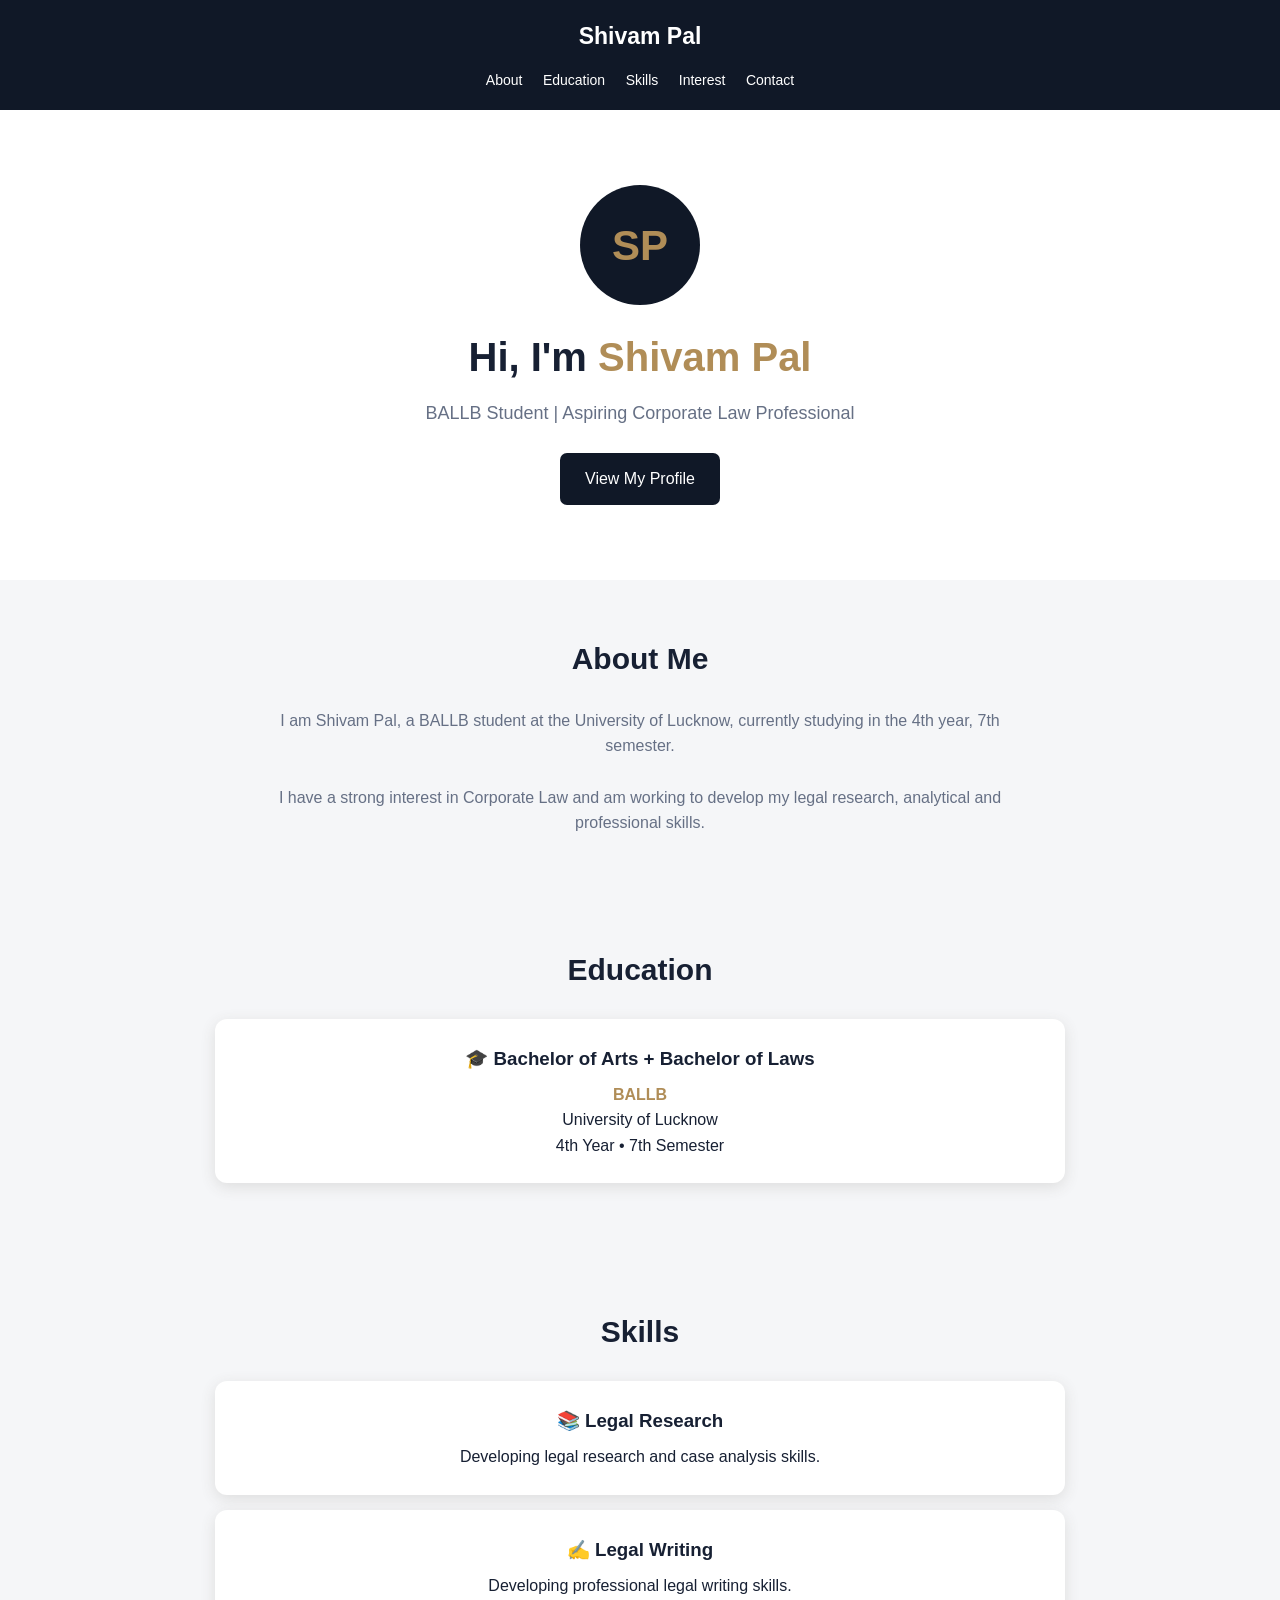
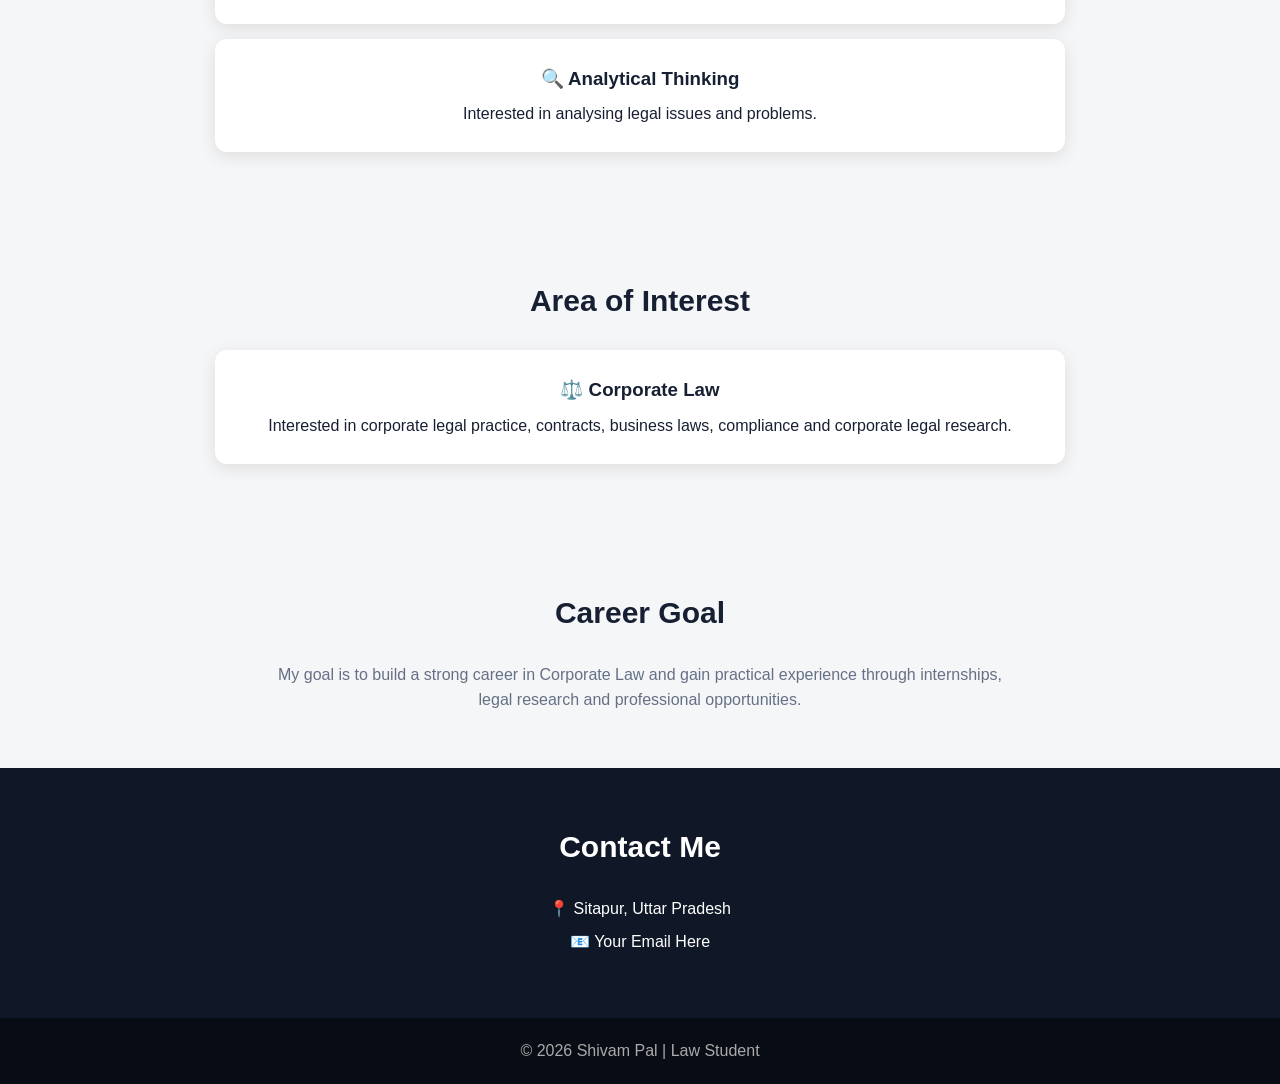
<file: Index.html>
<!DOCTYPE html>
<html lang="en">
<head>
<meta charset="UTF-8">
<meta name="viewport" content="width=device-width, initial-scale=1.0">

<title>Shivam Pal | Law Student</title>

<style>
* {
    margin: 0;
    padding: 0;
    box-sizing: border-box;
    scroll-behavior: smooth;
}

body {
    font-family: Arial, sans-serif;
    background: #f5f6f8;
    color: #172033;
    line-height: 1.6;
}

header {
    background: #101827;
    color: white;
    padding: 18px 25px;
    text-align: center;
    position: sticky;
    top: 0;
}

.logo {
    font-size: 23px;
    font-weight: bold;
}

nav {
    margin-top: 12px;
}

nav a {
    color: white;
    text-decoration: none;
    margin: 0 8px;
    font-size: 14px;
}

.hero {
    background: white;
    padding: 75px 20px;
    text-align: center;
}

.profile {
    width: 120px;
    height: 120px;
    margin: auto;
    border-radius: 50%;
    background: #101827;
    color: #b08d57;
    display: flex;
    align-items: center;
    justify-content: center;
    font-size: 42px;
    font-weight: bold;
}

.hero h1 {
    font-size: 40px;
    margin-top: 20px;
}

.hero h1 span {
    color: #b08d57;
}

.hero p {
    margin-top: 10px;
    color: #667085;
    font-size: 18px;
}

.btn {
    display: inline-block;
    margin-top: 25px;
    padding: 13px 25px;
    background: #101827;
    color: white;
    text-decoration: none;
    border-radius: 7px;
}

.section {
    padding: 55px 20px;
    text-align: center;
}

.section h2 {
    font-size: 30px;
    margin-bottom: 25px;
}

.about {
    max-width: 750px;
    margin: auto;
    color: #667085;
}

.cards {
    max-width: 850px;
    margin: auto;
}

.card {
    background: white;
    padding: 25px;
    margin: 15px auto;
    border-radius: 12px;
    box-shadow: 0 4px 15px #ddd;
}

.card h3 {
    margin-bottom: 8px;
}

.highlight {
    color: #b08d57;
    font-weight: bold;
}

.contact {
    background: #101827;
    color: white;
}

.contact p {
    margin: 8px;
}

footer {
    background: #080c14;
    color: #aaa;
    text-align: center;
    padding: 20px;
}

@media (max-width: 600px) {
    .hero h1 {
        font-size: 32px;
    }
}
</style>
</head>

<body>

<header>
    <div class="logo">Shivam Pal</div>

    <nav>
        <a href="#about">About</a>
        <a href="#education">Education</a>
        <a href="#skills">Skills</a>
        <a href="#interest">Interest</a>
        <a href="#contact">Contact</a>
    </nav>
</header>


<section class="hero">

    <div class="profile">SP</div>

    <h1>
        Hi, I'm <span>Shivam Pal</span>
    </h1>

    <p>
        BALLB Student | Aspiring Corporate Law Professional
    </p>

    <a href="#about" class="btn">
        View My Profile
    </a>

</section>


<section class="section" id="about">

    <h2>About Me</h2>

    <div class="about">
        <p>
            I am Shivam Pal, a BALLB student at the
            University of Lucknow, currently studying in
            the 4th year, 7th semester.
        </p>

        <br>

        <p>
            I have a strong interest in Corporate Law and
            am working to develop my legal research,
            analytical and professional skills.
        </p>
    </div>

</section>


<section class="section" id="education">

    <h2>Education</h2>

    <div class="cards">

        <div class="card">

            <h3>🎓 Bachelor of Arts + Bachelor of Laws</h3>

            <p>
                <span class="highlight">BALLB</span>
            </p>

            <p>University of Lucknow</p>

            <p>4th Year • 7th Semester</p>

        </div>

    </div>

</section>


<section class="section" id="skills">

    <h2>Skills</h2>

    <div class="cards">

        <div class="card">
            <h3>📚 Legal Research</h3>
            <p>Developing legal research and case analysis skills.</p>
        </div>

        <div class="card">
            <h3>✍️ Legal Writing</h3>
            <p>Developing professional legal writing skills.</p>
        </div>

        <div class="card">
            <h3>🔍 Analytical Thinking</h3>
            <p>Interested in analysing legal issues and problems.</p>
        </div>

    </div>

</section>


<section class="section" id="interest">

    <h2>Area of Interest</h2>

    <div class="cards">

        <div class="card">

            <h3>⚖️ Corporate Law</h3>

            <p>
                Interested in corporate legal practice,
                contracts, business laws, compliance and
                corporate legal research.
            </p>

        </div>

    </div>

</section>


<section class="section">

    <h2>Career Goal</h2>

    <div class="about">

        <p>
            My goal is to build a strong career in
            Corporate Law and gain practical experience
            through internships, legal research and
            professional opportunities.
        </p>

    </div>

</section>


<section class="section contact" id="contact">

    <h2>Contact Me</h2>

    <p>📍 Sitapur, Uttar Pradesh</p>

    <p>📧 Your Email Here</p>

</section>


<footer>
    © 2026 Shivam Pal | Law Student
</footer>

</body>
</html>
</file>
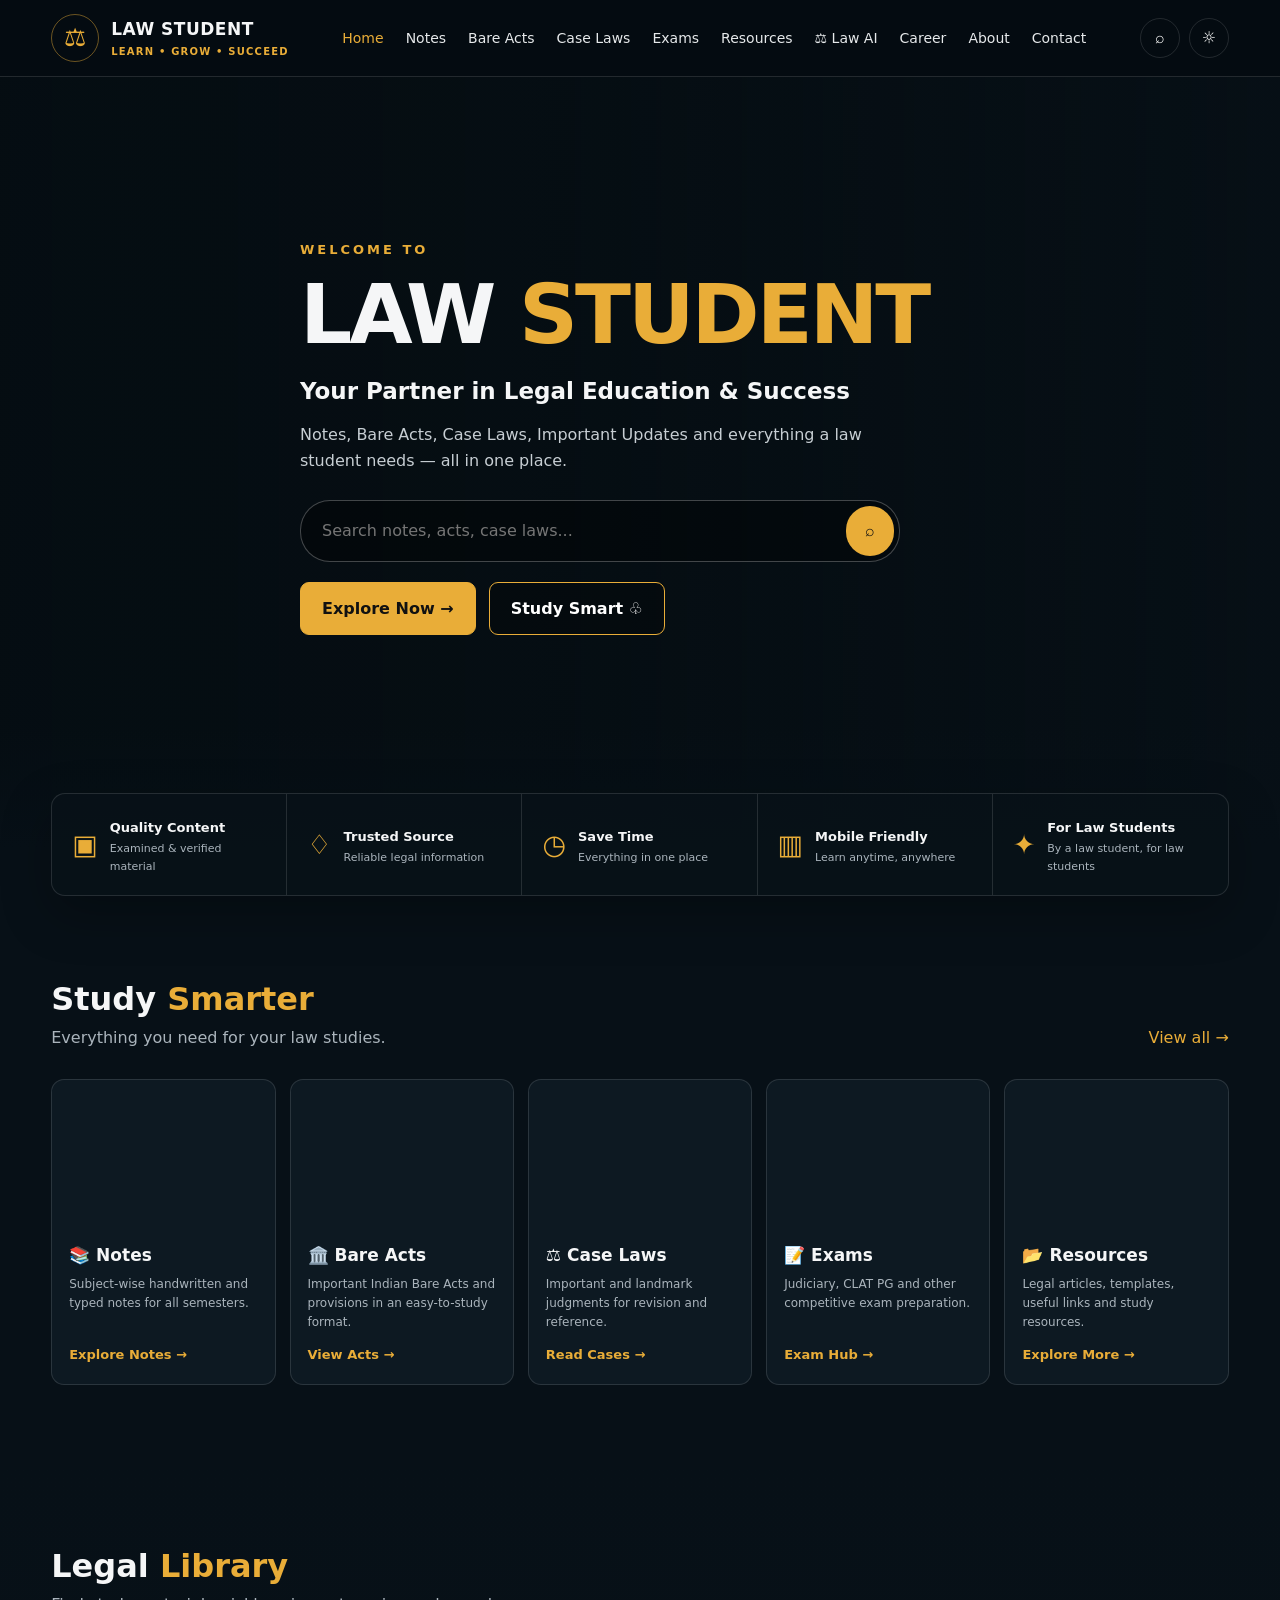
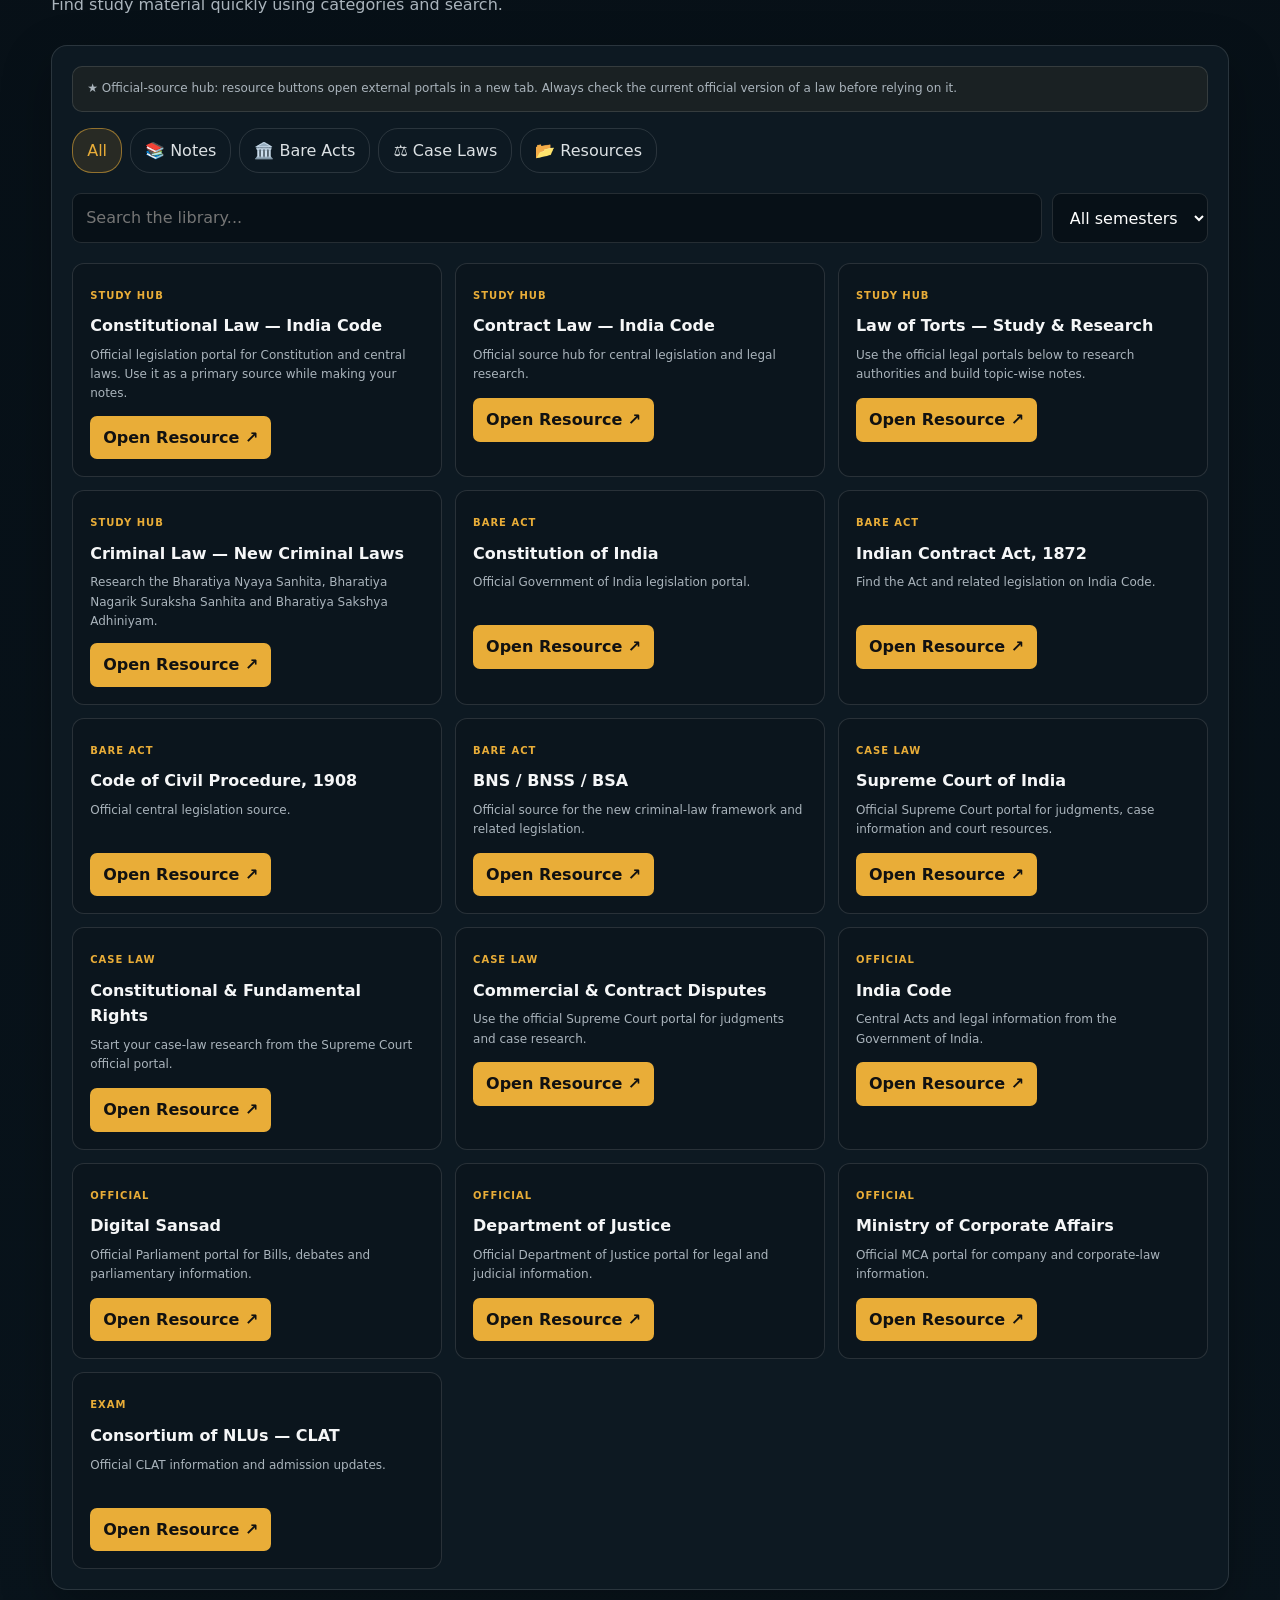
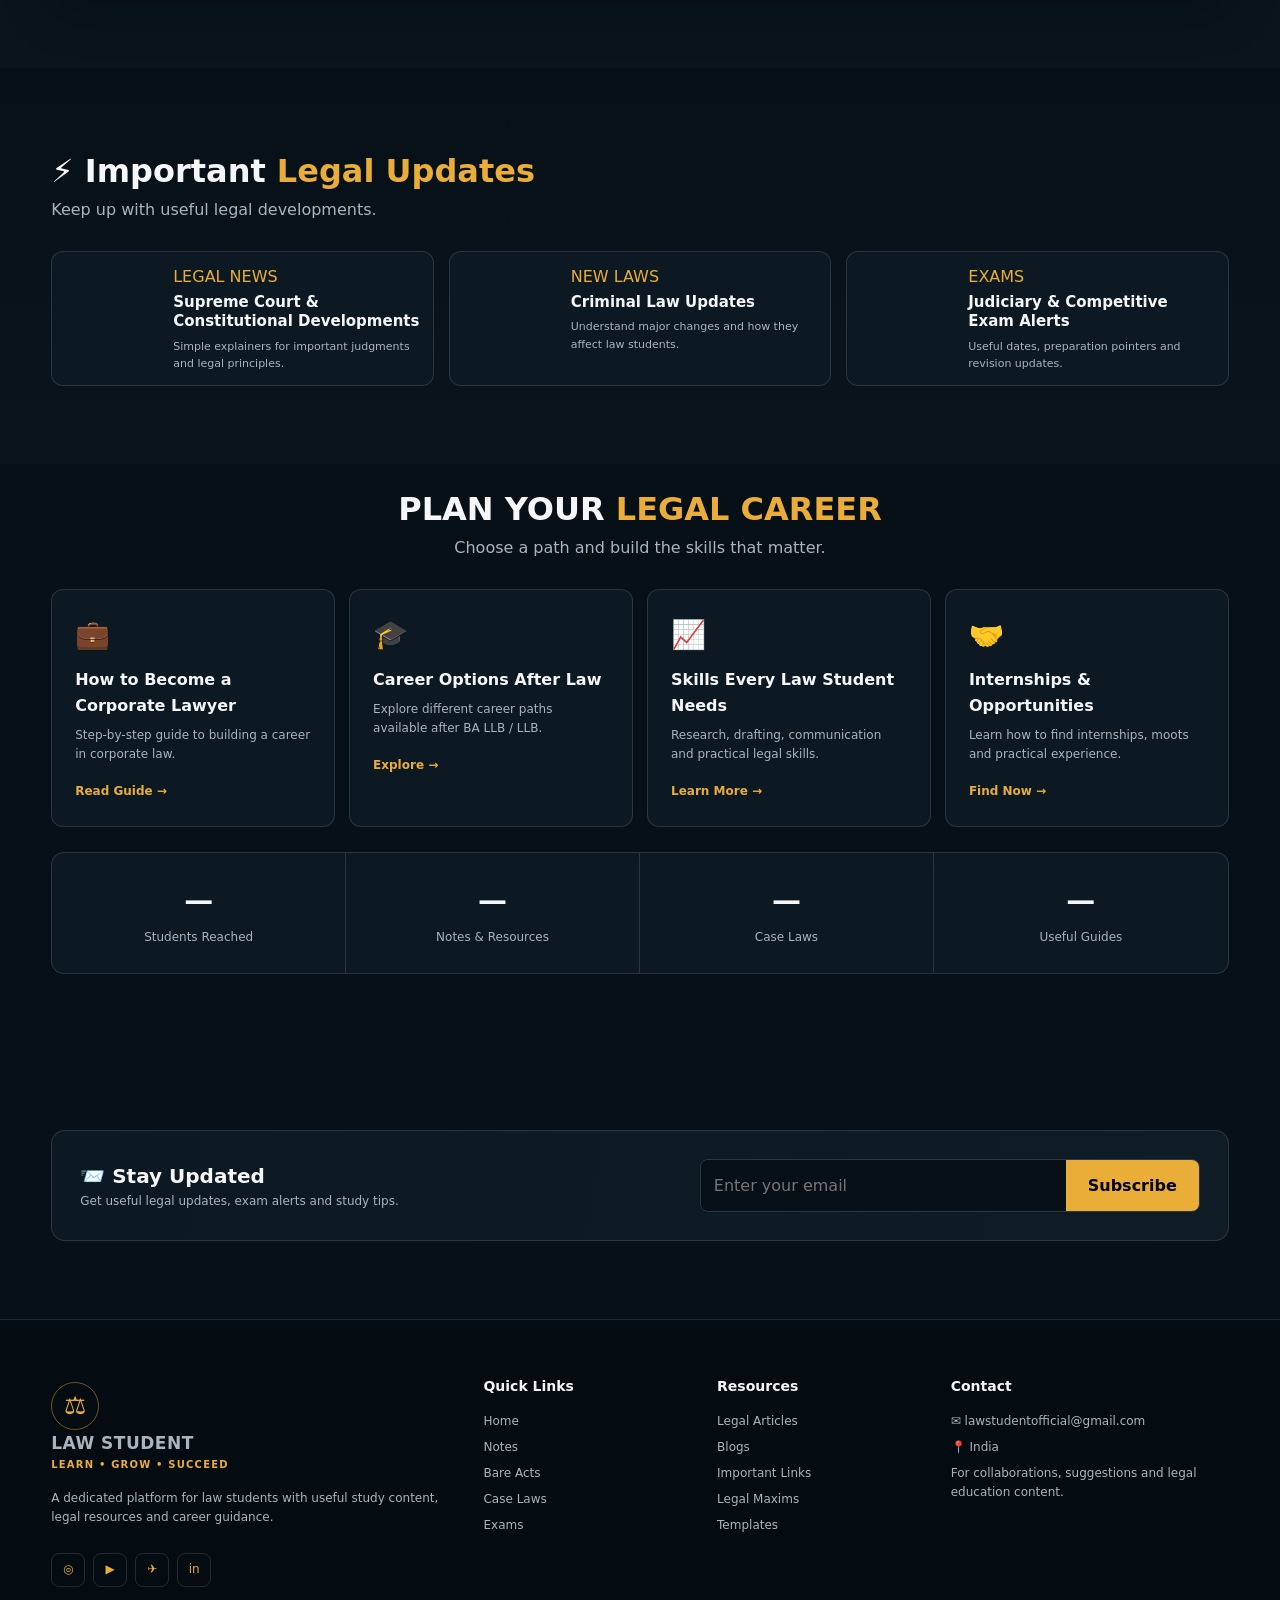
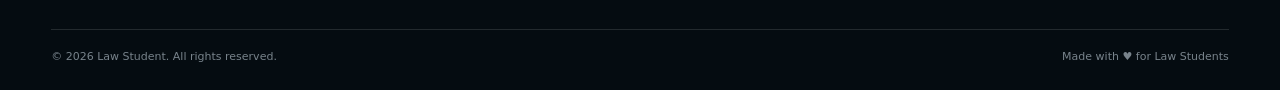
<file: index.html>
<!DOCTYPE html>
<html lang="en">
<head>
<meta charset="UTF-8">
<meta name="viewport" content="width=device-width, initial-scale=1.0">
<meta name="description" content="Law Student — Notes, Bare Acts, Case Laws, Exams, Resources and Career Guidance.">
<title>Law Student | Learn • Grow • Succeed</title>
<style>
:root{--bg:#071017;--bg2:#0b151d;--card:#0d1922;--card2:#101f29;--gold:#e9ad38;--gold2:#ffc85a;--text:#f5f6f7;--muted:#aab4bc;--line:rgba(255,255,255,.12);--shadow:0 18px 50px rgba(0,0,0,.28)}
*{box-sizing:border-box;margin:0;padding:0}html{scroll-behavior:smooth}body{font-family:Inter,system-ui,-apple-system,Segoe UI,Roboto,Arial,sans-serif;background:var(--bg);color:var(--text);line-height:1.6}a{text-decoration:none;color:inherit}button,input,select{font:inherit}.container{width:min(1180px,92%);margin:auto}
header{position:sticky;top:0;z-index:100;background:rgba(5,12,17,.9);backdrop-filter:blur(16px);border-bottom:1px solid var(--line)}.nav{height:76px;display:flex;align-items:center;justify-content:space-between;gap:20px}.brand{display:flex;align-items:center;gap:12px;min-width:max-content}.logo{width:48px;height:48px;border:1px solid rgba(233,173,56,.45);border-radius:50%;display:grid;place-items:center;color:var(--gold);font-size:25px}.brand strong{display:block;font-size:17px;letter-spacing:.5px}.brand small{display:block;color:var(--gold);font-size:10px;font-weight:800;letter-spacing:1.2px}.navlinks{display:flex;align-items:center;gap:22px;font-size:14px}.navlinks a{color:#e6e9eb;transition:.2s}.navlinks a:hover,.navlinks a.active{color:var(--gold)}.actions{display:flex;gap:9px;align-items:center}.iconbtn,.menu{width:40px;height:40px;border:1px solid var(--line);border-radius:50%;background:transparent;color:#fff;cursor:pointer}.menu{display:none;border-radius:10px;font-size:22px}
.hero{position:relative;min-height:620px;display:flex;align-items:center;overflow:hidden;background:linear-gradient(90deg,rgba(5,13,18,.98) 0%,rgba(5,13,18,.88) 42%,rgba(5,13,18,.3) 100%),url("https://images.unsplash.com/photo-1589829545856-d10d557cf95f?auto=format&fit=crop&w=1800&q=85") center/cover}.hero:after{content:"";position:absolute;inset:auto 0 0;height:120px;background:linear-gradient(transparent,var(--bg))}.hero-content{position:relative;z-index:2;padding:85px 0 125px;max-width:680px}.kicker{color:var(--gold);font-weight:800;letter-spacing:3px;font-size:13px;margin-bottom:14px}h1{font-size:clamp(48px,7vw,82px);line-height:.98;letter-spacing:-3px;margin-bottom:18px}.gold{color:var(--gold)}.hero h2{font-size:23px;margin-bottom:12px}.hero p{color:#c7ced3;max-width:600px;font-size:16px}.search{display:flex;max-width:600px;margin:27px 0 20px;border:1px solid rgba(255,255,255,.25);background:rgba(0,0,0,.34);border-radius:30px;padding:5px}.search input{flex:1;background:transparent;border:0;outline:0;color:#fff;padding:12px 16px}.search button{border:0;border-radius:25px;background:var(--gold);color:#111;width:48px;cursor:pointer}.ctas{display:flex;gap:13px;flex-wrap:wrap}.btn{display:inline-flex;align-items:center;justify-content:center;gap:9px;padding:13px 21px;border-radius:9px;font-weight:800;border:1px solid var(--gold);transition:.2s;cursor:pointer}.btn.primary{background:var(--gold);color:#111}.btn.primary:hover{background:var(--gold2);transform:translateY(-2px)}.btn.outline{background:rgba(0,0,0,.25);color:#fff}.btn.outline:hover{background:rgba(233,173,56,.12)}
.trust{position:relative;z-index:5;margin-top:-55px}.trust-grid{display:grid;grid-template-columns:repeat(5,1fr);border:1px solid var(--line);border-radius:14px;background:rgba(8,17,24,.94);box-shadow:var(--shadow);overflow:hidden}.trust-item{padding:20px;display:flex;gap:12px;align-items:center;border-right:1px solid var(--line)}.trust-item:last-child{border:0}.trust-icon{font-size:27px;color:var(--gold)}.trust-item b{font-size:13px}.trust-item span{display:block;color:var(--muted);font-size:11px}
section{padding:78px 0}.section-head{display:flex;justify-content:space-between;align-items:end;gap:20px;margin-bottom:28px}.section-head h2{font-size:32px}.section-head p{color:var(--muted)}.cards{display:grid;grid-template-columns:repeat(5,1fr);gap:14px}.card{background:var(--card);border:1px solid var(--line);border-radius:13px;overflow:hidden;transition:.25s}.card:hover{transform:translateY(-5px);border-color:rgba(233,173,56,.55);box-shadow:var(--shadow)}.card-img{height:145px;background-size:cover;background-position:center}.card-body{padding:17px}.card h3{font-size:17px;margin-bottom:6px}.card p{color:var(--muted);font-size:12px;min-height:58px}.card a{display:inline-block;margin-top:12px;color:var(--gold);font-size:13px;font-weight:800}
.library{background:linear-gradient(180deg,var(--bg),#09141c)}.library-box{border:1px solid var(--line);background:var(--card);border-radius:16px;padding:20px;box-shadow:var(--shadow)}.library-tools{display:flex;gap:10px;flex-wrap:wrap;margin-bottom:20px}.library-tools input,.library-tools select{background:#071017;color:#fff;border:1px solid var(--line);border-radius:9px;padding:11px 13px;outline:none}.library-tools input{flex:1;min-width:220px}.tabs{display:flex;gap:8px;flex-wrap:wrap;margin-bottom:20px}.tab{border:1px solid var(--line);background:transparent;color:#dce1e4;padding:9px 14px;border-radius:20px;cursor:pointer}.tab.active,.tab:hover{background:rgba(233,173,56,.12);border-color:rgba(233,173,56,.55);color:var(--gold)}.library-grid{display:grid;grid-template-columns:repeat(3,1fr);gap:13px}.resource-card{border:1px solid var(--line);border-radius:12px;padding:17px;background:var(--bg2);transition:.2s}.resource-card:hover{transform:translateY(-3px);border-color:rgba(233,173,56,.5)}.resource-card .tag{font-size:10px;color:var(--gold);font-weight:800;letter-spacing:1px}.resource-card h3{font-size:16px;margin:7px 0}.resource-card p{font-size:12px;color:var(--muted);min-height:40px}.resource-card button,.resource-btn{margin-top:12px;border:0;background:var(--gold);color:#111;padding:9px 13px;border-radius:7px;font-weight:800;cursor:pointer;display:inline-block}.resource-btn:hover{transform:translateY(-1px);background:var(--gold2)}.empty{padding:25px;text-align:center;color:var(--muted);display:none}
.updates{background:linear-gradient(180deg,var(--bg),#09141c)}.update-grid{display:grid;grid-template-columns:repeat(3,1fr);gap:15px}.update{display:flex;gap:14px;padding:12px;border:1px solid var(--line);background:var(--card);border-radius:12px}.update-img{width:95px;min-width:95px;height:95px;border-radius:8px;background-size:cover;background-position:center}.update h3{font-size:15px;line-height:1.3;margin:3px 0 6px}.update p,.date{font-size:11px;color:var(--muted)}
.career{padding-top:20px}.career-grid{display:grid;grid-template-columns:repeat(4,1fr);gap:14px}.career-card{padding:23px;border:1px solid var(--line);background:var(--card);border-radius:12px}.career-card .big{font-size:28px;margin-bottom:10px}.career-card h3{font-size:16px}.career-card p{color:var(--muted);font-size:12px;margin:7px 0 13px}.career-card a{color:var(--gold);font-size:12px;font-weight:800}.stats{display:grid;grid-template-columns:repeat(4,1fr);border:1px solid var(--line);background:var(--card);border-radius:13px;margin-top:25px;overflow:hidden}.stat{text-align:center;padding:24px;border-right:1px solid var(--line)}.stat:last-child{border:0}.stat b{display:block;font-size:29px}.stat span{color:var(--muted);font-size:12px}.subscribe{display:flex;align-items:center;justify-content:space-between;gap:25px;border:1px solid var(--line);background:linear-gradient(100deg,#0d1922,#101c25);padding:28px;border-radius:14px}.subscribe h2{font-size:20px}.subscribe p{color:var(--muted);font-size:12px}.subform{display:flex;min-width:min(500px,100%);border:1px solid var(--line);border-radius:8px;overflow:hidden}.subform input{flex:1;background:#071017;border:0;outline:0;color:#fff;padding:13px}.subform button{background:var(--gold);border:0;padding:0 22px;font-weight:800;cursor:pointer}
footer{border-top:1px solid var(--line);padding:55px 0 25px;background:#050c11}.footer-grid{display:grid;grid-template-columns:2fr 1fr 1fr 1.4fr;gap:35px}.footer h3{font-size:14px;margin-bottom:14px}.footer p,.footer a{display:block;color:var(--muted);font-size:12px;margin:7px 0}.social{display:flex;gap:8px;margin-top:18px}.social a{width:34px;height:34px;border:1px solid var(--line);display:grid;place-items:center;border-radius:8px;color:var(--gold)}.copyright{border-top:1px solid var(--line);margin-top:35px;padding-top:18px;color:#78838b;font-size:11px;display:flex;justify-content:space-between}#top{position:fixed;right:20px;bottom:20px;width:43px;height:43px;border:0;border-radius:50%;background:var(--gold);color:#111;font-size:20px;cursor:pointer;display:none;z-index:90}.toast{position:fixed;left:50%;bottom:25px;transform:translate(-50%,20px);background:#17242d;border:1px solid var(--line);padding:12px 18px;border-radius:9px;opacity:0;pointer-events:none;transition:.3s;z-index:200;font-size:13px}.toast.show{opacity:1;transform:translate(-50%,0)}.modal{position:fixed;inset:0;background:rgba(0,0,0,.72);display:none;align-items:center;justify-content:center;padding:20px;z-index:300}.modal.open{display:flex}.modal-box{width:min(620px,100%);background:#0c1820;border:1px solid rgba(233,173,56,.35);border-radius:16px;padding:24px;box-shadow:var(--shadow);position:relative}.modal-close{position:absolute;right:14px;top:12px;width:34px;height:34px;border-radius:50%;border:1px solid var(--line);background:transparent;color:#fff;cursor:pointer}.modal-box h2{margin:6px 35px 10px 0}.modal-box p{color:var(--muted);font-size:14px}.modal-note{margin-top:17px;padding:13px;border:1px solid var(--line);border-radius:10px;font-size:12px;color:#d9dfe2}
@media(max-width:1000px){.navlinks{gap:14px}.cards{grid-template-columns:repeat(3,1fr)}.trust-grid{grid-template-columns:repeat(3,1fr)}.trust-item:nth-child(3){border:0}.career-grid{grid-template-columns:repeat(2,1fr)}.library-grid{grid-template-columns:repeat(2,1fr)}}
@media(max-width:760px){.nav{height:66px}.menu{display:block}.navlinks{display:none;position:absolute;top:66px;left:4%;right:4%;padding:14px;background:#09131a;border:1px solid var(--line);border-radius:12px;flex-direction:column;align-items:stretch;gap:0}.navlinks.open{display:flex}.navlinks a{padding:11px 14px;border-bottom:1px solid var(--line)}.navlinks a:last-child{border:0}.brand strong{font-size:15px}.brand small{font-size:8px}.logo{width:40px;height:40px}.actions .iconbtn{display:none}.hero{min-height:590px}.hero-content{padding:70px 0 100px}.hero h2{font-size:19px}h1{font-size:50px;letter-spacing:-2px}.hero p{font-size:14px}.trust{margin-top:-35px}.trust-grid{grid-template-columns:1fr 1fr}.trust-item{padding:14px}.trust-item:nth-child(2){border-right:0}.trust-item:nth-child(3){border-right:1px solid var(--line);border-top:1px solid var(--line)}.trust-item:nth-child(4){border:0;border-top:1px solid var(--line)}.trust-item:nth-child(5){grid-column:1/-1;border:0;border-top:1px solid var(--line)}section{padding:55px 0}.section-head{display:block}.section-head h2{font-size:27px}.cards{grid-template-columns:1fr 1fr}.card-img{height:125px}.update-grid{grid-template-columns:1fr}.career-grid{grid-template-columns:1fr 1fr}.stats{grid-template-columns:1fr 1fr}.stat:nth-child(2){border:0}.stat:nth-child(3),.stat:nth-child(4){border-top:1px solid var(--line)}.subscribe{display:block}.subform{margin-top:18px;min-width:0}.footer-grid{grid-template-columns:1fr 1fr}.copyright{display:block}.copyright span{display:block;margin-top:6px}.library-grid{grid-template-columns:1fr}}
@media(max-width:480px){.cards,.career-grid{grid-template-columns:1fr}.card-img{height:170px}.hero{background-position:60% center}.hero-content{padding-top:55px}.search{margin-top:22px}.footer-grid{grid-template-columns:1fr}.section-head h2{font-size:25px}.library-tools{display:block}.library-tools input,.library-tools select{width:100%;margin-bottom:8px}}

/* ================================
   LAW STUDENT AI
================================ */
.ai-section{
  max-width:1100px;
  margin:auto;
  padding:25px 22px 90px;
}
.ai-box{
  display:grid;
  grid-template-columns:1fr 1.05fr;
  gap:22px;
  padding:28px;
  background:linear-gradient(145deg,#10232e,#09151d);
  border:1px solid rgba(212,175,55,.22);
  border-radius:20px;
  box-shadow:0 20px 55px rgba(0,0,0,.28);
}
.ai-info{display:flex;flex-direction:column;justify-content:center}
.ai-badge{
  width:max-content;
  padding:7px 12px;
  border:1px solid rgba(212,175,55,.35);
  border-radius:20px;
  color:var(--gold);
  font-size:11px;
  font-weight:bold;
  letter-spacing:1.5px;
}
.ai-info h2{font-size:38px;line-height:1.15;margin:16px 0 10px}
.ai-info p{color:var(--muted);max-width:480px}
.ai-pills{display:flex;flex-wrap:wrap;gap:8px;margin:20px 0}
.ai-pill{
  padding:8px 11px;
  border:1px solid var(--border);
  border-radius:18px;
  color:#dce2e6;
  background:rgba(0,0,0,.12);
  font-size:11px;
}
.ai-chat{
  min-height:430px;
  display:flex;
  flex-direction:column;
  overflow:hidden;
  background:#071017;
  border:1px solid var(--border);
  border-radius:16px;
}
.ai-head{
  padding:16px 18px;
  display:flex;
  align-items:center;
  gap:11px;
  border-bottom:1px solid var(--border);
}
.ai-orb{
  width:40px;height:40px;border-radius:50%;
  display:grid;place-items:center;
  color:var(--gold);
  background:rgba(212,175,55,.1);
  border:1px solid rgba(212,175,55,.3);
}
.ai-head strong{display:block;font-size:14px}
.ai-head small{color:var(--muted);font-size:10px}
.ai-messages{
  flex:1;
  padding:16px;
  min-height:245px;
  max-height:290px;
  overflow-y:auto;
}
.ai-msg{
  max-width:88%;
  margin-bottom:10px;
  padding:11px 13px;
  border-radius:12px;
  font-size:12px;
  white-space:pre-wrap;
}
.ai-msg.bot{background:#0d1b24;border:1px solid var(--border)}
.ai-msg.user{margin-left:auto;background:var(--gold);color:#071017}
.ai-suggestions{display:flex;gap:7px;flex-wrap:wrap;padding:0 14px 12px}
.ai-suggestion{
  border:1px solid var(--border);
  background:transparent;
  color:var(--muted);
  border-radius:18px;
  padding:7px 10px;
  font-size:10px;
  cursor:pointer;
}
.ai-suggestion:hover{color:var(--gold);border-color:rgba(212,175,55,.5)}
.ai-form{
  display:flex;
  gap:8px;
  padding:12px;
  border-top:1px solid var(--border);
}
.ai-form input{
  flex:1;
  min-width:0;
  padding:11px 12px;
  color:#fff;
  background:#0d1b24;
  border:1px solid var(--border);
  border-radius:9px;
  outline:none;
}
.ai-form button{
  border:0;
  border-radius:9px;
  padding:0 16px;
  background:var(--gold);
  color:#071017;
  font-weight:bold;
  cursor:pointer;
}
.ai-note{padding:0 13px 12px;color:#687780;font-size:9px}
@media(max-width:800px){
  .ai-box{grid-template-columns:1fr;padding:20px}
  .ai-info h2{font-size:30px}
}

</style>
</head>
<body>
<header><div class="container nav">
<a class="brand" href="#home"><div class="logo">⚖</div><div><strong>LAW STUDENT</strong><small>LEARN • GROW • SUCCEED</small></div></a>
<nav class="navlinks" id="navlinks"><a class="active" href="#home">Home</a><a href="#notes">Notes</a><a href="#acts">Bare Acts</a><a href="#cases">Case Laws</a><a href="#exams">Exams</a><a href="#resources">Resources</a>
<a href="#law-ai">⚖️ Law AI</a><a href="#career">Career</a><a href="#about">About</a><a href="#contact">Contact</a></nav>
<div class="actions"><button class="iconbtn" onclick="focusSearch()" aria-label="Search">⌕</button><button class="iconbtn" onclick="toggleTheme()" aria-label="Theme">☼</button><button class="menu" onclick="toggleMenu()" aria-label="Menu">☰</button></div>
</div></header>
<main>
<section class="hero" id="home"><div class="container hero-content"><div class="kicker">WELCOME TO</div><h1>LAW <span class="gold">STUDENT</span></h1><h2>Your Partner in Legal Education & Success</h2><p>Notes, Bare Acts, Case Laws, Important Updates and everything a law student needs — all in one place.</p><div class="search"><input id="searchInput" type="search" placeholder="Search notes, acts, case laws..." oninput="searchSite()"><button onclick="searchSite()">⌕</button></div><div class="ctas"><a class="btn primary" href="#library">Explore Now →</a><a class="btn outline" href="#resources">Study Smart ♧</a></div><div id="searchResult" style="margin-top:10px;color:var(--gold);font-size:12px"></div></div></section>
<div class="container trust"><div class="trust-grid"><div class="trust-item"><div class="trust-icon">▣</div><div><b>Quality Content</b><span>Examined & verified material</span></div></div><div class="trust-item"><div class="trust-icon">♢</div><div><b>Trusted Source</b><span>Reliable legal information</span></div></div><div class="trust-item"><div class="trust-icon">◷</div><div><b>Save Time</b><span>Everything in one place</span></div></div><div class="trust-item"><div class="trust-icon">▥</div><div><b>Mobile Friendly</b><span>Learn anytime, anywhere</span></div></div><div class="trust-item"><div class="trust-icon">✦</div><div><b>For Law Students</b><span>By a law student, for law students</span></div></div></div></div>
<section id="notes"><div class="container"><div class="section-head"><div><h2>Study <span class="gold">Smarter</span></h2><p>Everything you need for your law studies.</p></div><a class="gold" href="#library">View all →</a></div><div class="cards">
<article class="card"><div class="card-img" style="background-image:url('https://images.unsplash.com/photo-1456324504439-367cee3b3c32?auto=format&fit=crop&w=700&q=80')"></div><div class="card-body"><h3>📚 Notes</h3><p>Subject-wise handwritten and typed notes for all semesters.</p><a href="#library" onclick="setTab('notes')">Explore Notes →</a></div></article>
<article class="card" id="acts"><div class="card-img" style="background-image:url('https://images.unsplash.com/photo-1589994965851-a8f479c573a9?auto=format&fit=crop&w=700&q=80')"></div><div class="card-body"><h3>🏛️ Bare Acts</h3><p>Important Indian Bare Acts and provisions in an easy-to-study format.</p><a href="#library" onclick="setTab('acts')">View Acts →</a></div></article>
<article class="card" id="cases"><div class="card-img" style="background-image:url('https://images.unsplash.com/photo-1589829545856-d10d557cf95f?auto=format&fit=crop&w=700&q=80')"></div><div class="card-body"><h3>⚖️ Case Laws</h3><p>Important and landmark judgments for revision and reference.</p><a href="#library" onclick="setTab('cases')">Read Cases →</a></div></article>
<article class="card" id="exams"><div class="card-img" style="background-image:url('https://images.unsplash.com/photo-1434030216411-0b793f4b4173?auto=format&fit=crop&w=700&q=80')"></div><div class="card-body"><h3>📝 Exams</h3><p>Judiciary, CLAT PG and other competitive exam preparation.</p><a href="#career">Exam Hub →</a></div></article>
<article class="card" id="resources"><div class="card-img" style="background-image:url('https://images.unsplash.com/photo-1521587760476-6c12a4b040da?auto=format&fit=crop&w=700&q=80')"></div><div class="card-body"><h3>📂 Resources</h3><p>Legal articles, templates, useful links and study resources.</p><a href="#library" onclick="setTab('resources')">Explore More →</a></div></article>
</div></div></section>
<section class="library" id="library"><div class="container"><div class="section-head"><div><h2>Legal <span class="gold">Library</span></h2><p>Find study material quickly using categories and search.</p></div></div><div class="library-box"><div style="margin-bottom:16px;padding:12px 14px;border:1px solid var(--line);border-radius:10px;background:rgba(233,173,56,.06);color:var(--muted);font-size:12px">★ Official-source hub: resource buttons open external portals in a new tab. Always check the current official version of a law before relying on it.</div><div class="tabs"><button class="tab active" data-tab="all" onclick="setTab('all')">All</button><button class="tab" data-tab="notes" onclick="setTab('notes')">📚 Notes</button><button class="tab" data-tab="acts" onclick="setTab('acts')">🏛️ Bare Acts</button><button class="tab" data-tab="cases" onclick="setTab('cases')">⚖️ Case Laws</button><button class="tab" data-tab="resources" onclick="setTab('resources')">📂 Resources</button></div><div class="library-tools"><input id="librarySearch" type="search" placeholder="Search the library..." oninput="filterLibrary()"><select id="semesterFilter" onchange="filterLibrary()"><option value="all">All semesters</option><option value="1">Semester 1</option><option value="2">Semester 2</option><option value="3">Semester 3</option><option value="4">Semester 4</option><option value="5">Semester 5</option><option value="6">Semester 6</option><option value="7">Semester 7</option><option value="8">Semester 8</option><option value="9">Semester 9</option><option value="10">Semester 10</option></select></div><div class="library-grid" id="libraryGrid"></div><div class="empty" id="emptyState">No matching material found. Try another keyword or category.</div></div></div></section>
<section class="updates" id="updates"><div class="container"><div class="section-head"><div><h2>⚡ Important <span class="gold">Legal Updates</span></h2><p>Keep up with useful legal developments.</p></div></div><div class="update-grid"><article class="update"><div class="update-img" style="background-image:url('https://images.unsplash.com/photo-1555374018-13a8994ab246?auto=format&fit=crop&w=400&q=80')"></div><div><span class="gold">LEGAL NEWS</span><h3>Supreme Court & Constitutional Developments</h3><p>Simple explainers for important judgments and legal principles.</p></div></article><article class="update"><div class="update-img" style="background-image:url('https://images.unsplash.com/photo-1589829545856-d10d557cf95f?auto=format&fit=crop&w=400&q=80')"></div><div><span class="gold">NEW LAWS</span><h3>Criminal Law Updates</h3><p>Understand major changes and how they affect law students.</p></div></article><article class="update"><div class="update-img" style="background-image:url('https://images.unsplash.com/photo-1505664194779-8beaceb93744?auto=format&fit=crop&w=400&q=80')"></div><div><span class="gold">EXAMS</span><h3>Judiciary & Competitive Exam Alerts</h3><p>Useful dates, preparation pointers and revision updates.</p></div></article></div></div></section>
<section class="career" id="career"><div class="container"><div class="section-head" style="justify-content:center;text-align:center"><div><h2>PLAN YOUR <span class="gold">LEGAL CAREER</span></h2><p>Choose a path and build the skills that matter.</p></div></div><div class="career-grid"><article class="career-card"><div class="big">💼</div><h3>How to Become a Corporate Lawyer</h3><p>Step-by-step guide to building a career in corporate law.</p><a href="#library">Read Guide →</a></article><article class="career-card"><div class="big">🎓</div><h3>Career Options After Law</h3><p>Explore different career paths available after BA LLB / LLB.</p><a href="#library">Explore →</a></article><article class="career-card"><div class="big">📈</div><h3>Skills Every Law Student Needs</h3><p>Research, drafting, communication and practical legal skills.</p><a href="#library">Learn More →</a></article><article class="career-card"><div class="big">🤝</div><h3>Internships & Opportunities</h3><p>Learn how to find internships, moots and practical experience.</p><a href="#library">Find Now →</a></article></div><div class="stats"><div class="stat"><b>—</b><span>Students Reached</span></div><div class="stat"><b>—</b><span>Notes & Resources</span></div><div class="stat"><b>—</b><span>Case Laws</span></div><div class="stat"><b>—</b><span>Useful Guides</span></div></div></div></section>
<section id="about"><div class="container"><div class="subscribe"><div><h2>📨 Stay Updated</h2><p>Get useful legal updates, exam alerts and study tips.</p></div><form class="subform" onsubmit="subscribe(event)"><input type="email" required placeholder="Enter your email"><button>Subscribe</button></form></div></div></section>
</main>
<footer class="footer" id="contact"><div class="container"><div class="footer-grid"><div><a class="brand" href="#home"><div class="logo">⚖</div><div><strong>LAW STUDENT</strong><small>LEARN • GROW • SUCCEED</small></div></a><p style="margin-top:16px">A dedicated platform for law students with useful study content, legal resources and career guidance.</p><div class="social"><a href="#" onclick="demo(event)">◎</a><a href="#" onclick="demo(event)">▶</a><a href="#" onclick="demo(event)">✈</a><a href="#" onclick="demo(event)">in</a></div></div><div><h3>Quick Links</h3><a href="#home">Home</a><a href="#notes">Notes</a><a href="#acts">Bare Acts</a><a href="#cases">Case Laws</a><a href="#exams">Exams</a></div><div><h3>Resources</h3><a href="#library">Legal Articles</a><a href="#library">Blogs</a><a href="#library">Important Links</a><a href="#library">Legal Maxims</a><a href="#library">Templates</a></div><div><h3>Contact</h3><p>✉ lawstudentofficial@gmail.com</p><p>📍 India</p><p>For collaborations, suggestions and legal education content.</p></div></div><div class="copyright"><span>© 2026 Law Student. All rights reserved.</span><span>Made with ♥ for Law Students</span></div></div></footer>
<button id="top" onclick="window.scrollTo({top:0,behavior:'smooth'})">↑</button><div class="toast" id="toast"></div>
</div>
<script>
const libraryData=[
 {type:'notes',tag:'STUDY HUB',title:'Constitutional Law — India Code',desc:'Official legislation portal for Constitution and central laws. Use it as a primary source while making your notes.',sem:'1',url:'https://www.indiacode.nic.in/'},
 {type:'notes',tag:'STUDY HUB',title:'Contract Law — India Code',desc:'Official source hub for central legislation and legal research.',sem:'1',url:'https://www.indiacode.nic.in/'},
 {type:'notes',tag:'STUDY HUB',title:'Law of Torts — Study & Research',desc:'Use the official legal portals below to research authorities and build topic-wise notes.',sem:'2',url:'https://www.sci.gov.in/'},
 {type:'notes',tag:'STUDY HUB',title:'Criminal Law — New Criminal Laws',desc:'Research the Bharatiya Nyaya Sanhita, Bharatiya Nagarik Suraksha Sanhita and Bharatiya Sakshya Adhiniyam.',sem:'3',url:'https://www.indiacode.nic.in/'},

 {type:'acts',tag:'BARE ACT',title:'Constitution of India',desc:'Official Government of India legislation portal.',sem:'all',url:'https://www.indiacode.nic.in/'},
 {type:'acts',tag:'BARE ACT',title:'Indian Contract Act, 1872',desc:'Find the Act and related legislation on India Code.',sem:'1',url:'https://www.indiacode.nic.in/'},
 {type:'acts',tag:'BARE ACT',title:'Code of Civil Procedure, 1908',desc:'Official central legislation source.',sem:'4',url:'https://www.indiacode.nic.in/'},
 {type:'acts',tag:'BARE ACT',title:'BNS / BNSS / BSA',desc:'Official source for the new criminal-law framework and related legislation.',sem:'3',url:'https://www.indiacode.nic.in/'},

 {type:'cases',tag:'CASE LAW',title:'Supreme Court of India',desc:'Official Supreme Court portal for judgments, case information and court resources.',sem:'1',url:'https://www.sci.gov.in/'},
 {type:'cases',tag:'CASE LAW',title:'Constitutional & Fundamental Rights',desc:'Start your case-law research from the Supreme Court official portal.',sem:'1',url:'https://www.sci.gov.in/'},
 {type:'cases',tag:'CASE LAW',title:'Commercial & Contract Disputes',desc:'Use the official Supreme Court portal for judgments and case research.',sem:'5',url:'https://www.sci.gov.in/'},

 {type:'resources',tag:'OFFICIAL',title:'India Code',desc:'Central Acts and legal information from the Government of India.',sem:'all',url:'https://www.indiacode.nic.in/'},
 {type:'resources',tag:'OFFICIAL',title:'Digital Sansad',desc:'Official Parliament portal for Bills, debates and parliamentary information.',sem:'all',url:'https://sansad.in/'},
 {type:'resources',tag:'OFFICIAL',title:'Department of Justice',desc:'Official Department of Justice portal for legal and judicial information.',sem:'all',url:'https://doj.gov.in/'},
 {type:'resources',tag:'OFFICIAL',title:'Ministry of Corporate Affairs',desc:'Official MCA portal for company and corporate-law information.',sem:'all',url:'https://www.mca.gov.in/'},
 {type:'resources',tag:'EXAM',title:'Consortium of NLUs — CLAT',desc:'Official CLAT information and admission updates.',sem:'all',url:'https://consortiumofnlus.ac.in/'}
];
let currentTab='all';
function toggleMenu(){document.getElementById('navlinks').classList.toggle('open')}
function focusSearch(){document.getElementById('searchInput').focus();document.getElementById('home').scrollIntoView({behavior:'smooth'})}
function searchSite(){const q=document.getElementById('searchInput').value.trim().toLowerCase(),r=document.getElementById('searchResult');if(!q){r.textContent='';return}const map={notes:'notes',bare:'acts','bare acts':'acts','case':'cases','case laws':'cases',exam:'career',career:'career',resource:'resources'};const found=Object.keys(map).find(k=>q.includes(k));if(found){r.innerHTML='Found: <a style="text-decoration:underline" href="#library" onclick="setTab(\''+map[found]+'\')">Open '+found+' section →</a>'}else{r.innerHTML='Search the <a style="text-decoration:underline" href="#library">Legal Library →</a>';document.getElementById('librarySearch').value=q;setTab('all');filterLibrary()}}
function setTab(tab){currentTab=tab;document.querySelectorAll('.tab').forEach(b=>b.classList.toggle('active',b.dataset.tab===tab));document.getElementById('library').scrollIntoView({behavior:'smooth',block:'start'});filterLibrary()}
function filterLibrary(){const q=document.getElementById('librarySearch').value.trim().toLowerCase(),sem=document.getElementById('semesterFilter').value,grid=document.getElementById('libraryGrid'),empty=document.getElementById('emptyState');const data=libraryData.filter(x=>(currentTab==='all'||x.type===currentTab)&&(sem==='all'||x.sem==='all'||x.sem===sem)&&(!q||(x.title+' '+x.desc+' '+x.tag).toLowerCase().includes(q)));grid.innerHTML=data.map((x)=>`<article class="resource-card"><span class="tag">${x.tag}</span><h3>${x.title}</h3><p>${x.desc}</p><a class="resource-btn" href="${x.url}" target="_blank" rel="noopener noreferrer">Open Resource ↗</a></article>`).join('');empty.style.display=data.length?'none':'block'}
function toggleTheme(){const root=document.documentElement,light=root.dataset.light==='1';if(light){root.dataset.light='0';root.style.setProperty('--bg','#071017');root.style.setProperty('--card','#0d1922');document.body.style.color=''}else{root.dataset.light='1';root.style.setProperty('--bg','#f4f6f7');root.style.setProperty('--card','#fff');root.style.setProperty('--card2','#fff');document.body.style.color='#182027'}showToast(light?'Dark mode on':'Light mode on')}
function subscribe(e){e.preventDefault();e.target.reset();showToast('Thanks! You are subscribed.')}
function demo(e){e.preventDefault();showToast('Add your social-media link here.')}
function showToast(t){const x=document.getElementById('toast');x.textContent=t;x.classList.add('show');setTimeout(()=>x.classList.remove('show'),2500)}
window.addEventListener('scroll',()=>document.getElementById('top').style.display=scrollY>450?'block':'none');document.querySelectorAll('.navlinks a').forEach(a=>a.addEventListener('click',()=>document.getElementById('navlinks').classList.remove('open')));filterLibrary();
</script>

<script>
/* ================================
   LAW STUDENT AI DEMO
================================ */
function aiQuick(text){
  const input=document.getElementById("aiInput");
  input.value=text;
  input.focus();
}

function lawAiAnswer(question){
  const q=question.toLowerCase();

  if(q.includes("mcq")){
    return "5 Quick Law MCQs:\n\n1. Which organ primarily interprets laws?\nA) Legislature  B) Judiciary  C) Media  D) Election Commission\n\n2. What is a precedent?\nA) A previous judicial decision used as authority\nB) A new statute\nC) A contract\nD) A regulation\n\n3. What is a Bare Act?\nA) The statutory text of an Act\nB) A case summary\nC) A legal article\nD) A court diary\n\n4. What is consideration associated with?\nA) Contract law  B) Evidence only  C) Tax only  D) Procedure only\n\n5. For current legal provisions, what should a student verify?\nA) The latest official source";
  }

  if(q.includes("short") || q.includes("revision")){
    return "Quick Revision Framework:\n\n• Definition — write the core meaning.\n• Essentials — list the important elements.\n• Provision — identify the relevant law/section.\n• Case law — remember important authorities.\n• Example — connect the rule to a simple situation.\n• Exam tip — finish with the key point.\n\nAlways verify the current statutory text from an official source.";
  }

  if(q.includes("topic") || q.includes("simple")){
    return "Sure. Type the exact legal topic, section or concept you want explained. For example: consideration, negligence, fundamental rights, bail, contract, or corporate law.\n\nI can structure a study answer as:\nDefinition → Key points → Example → Exam tip.";
  }

  return "This is the demo version of Law Student AI. I can show the interface and basic study flows, but live AI answers are not connected yet.\n\nThe next step is to connect this chat to a secure AI backend so the API key is NOT exposed in your website code.";
}

function askLawAI(event){
  event.preventDefault();

  const input=document.getElementById("aiInput");
  const box=document.getElementById("aiMessages");
  const question=input.value.trim();

  if(!question) return;

  const user=document.createElement("div");
  user.className="ai-msg user";
  user.textContent=question;
  box.appendChild(user);

  input.value="";

  setTimeout(function(){
    const bot=document.createElement("div");
    bot.className="ai-msg bot";
    bot.textContent=lawAiAnswer(question);
    box.appendChild(bot);
    box.scrollTop=box.scrollHeight;
  },350);

  box.scrollTop=box.scrollHeight;
}
</script>

</body>
</html>
</file>
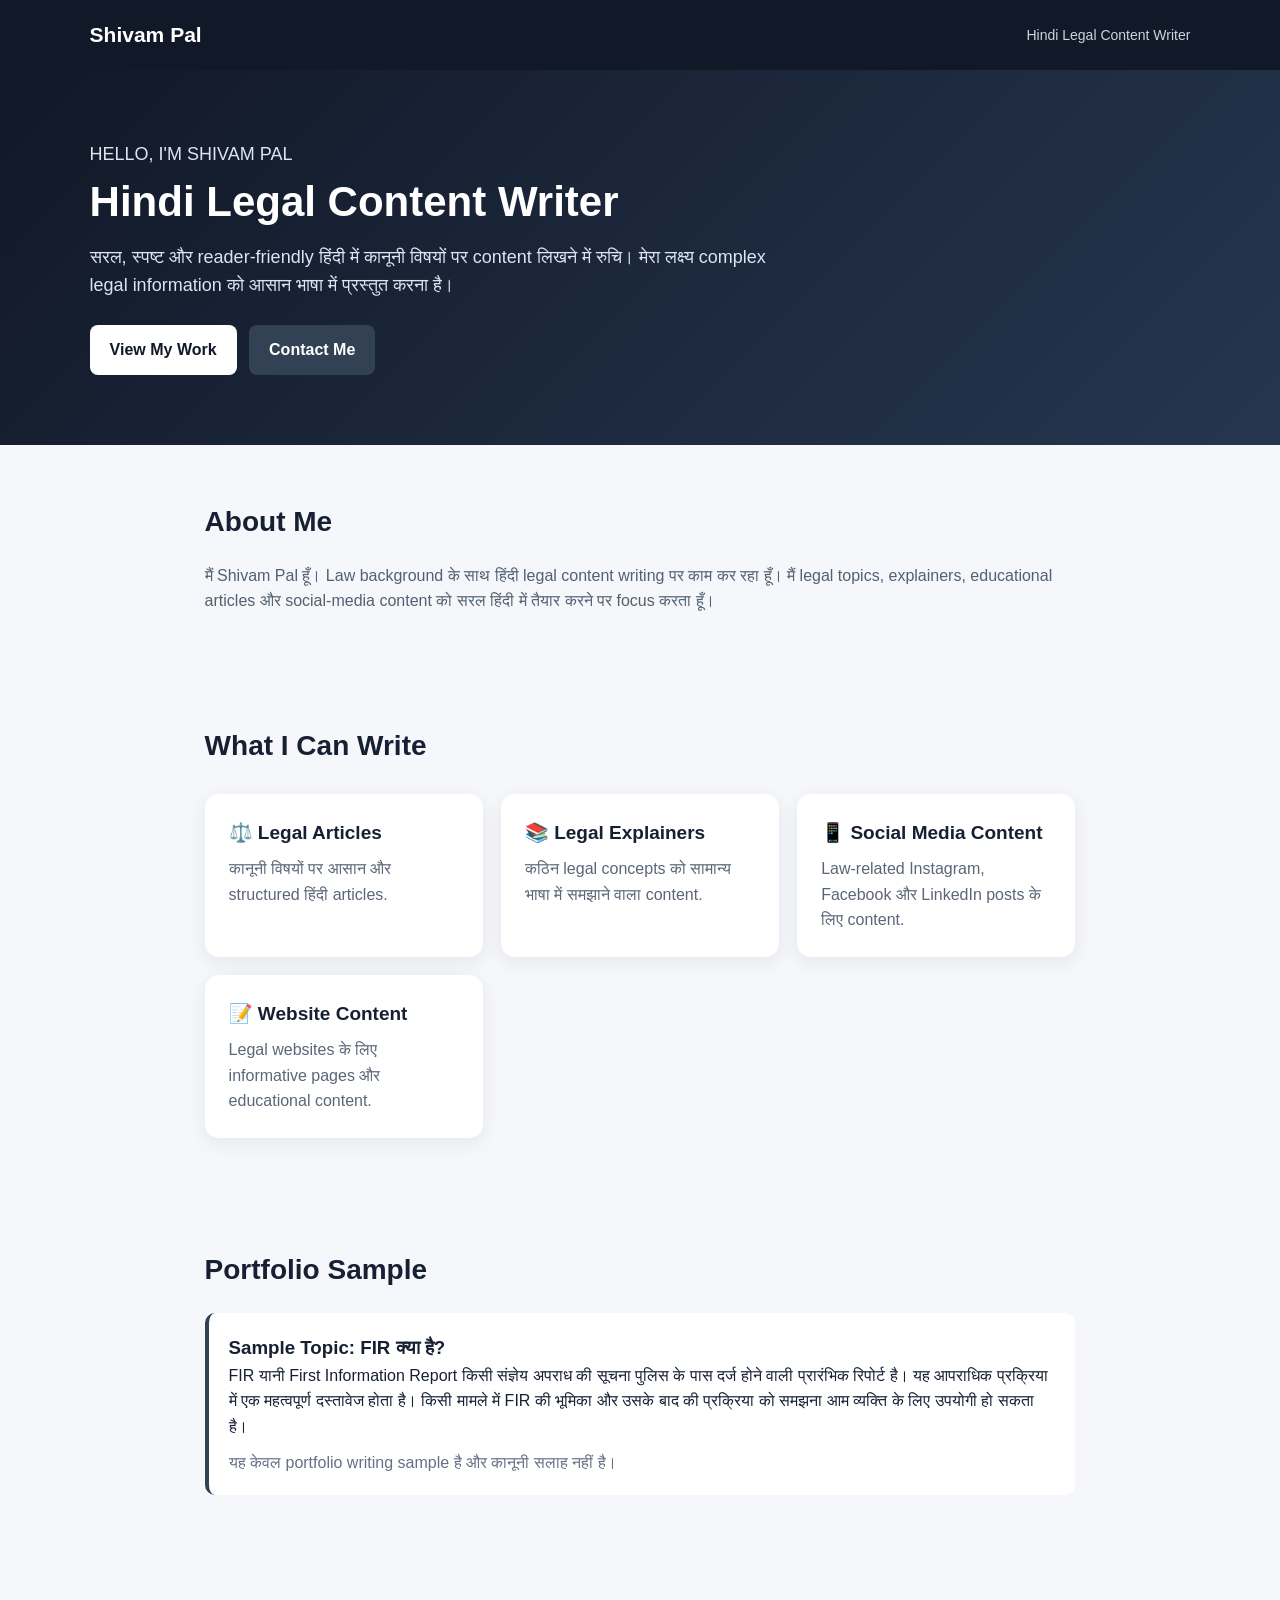
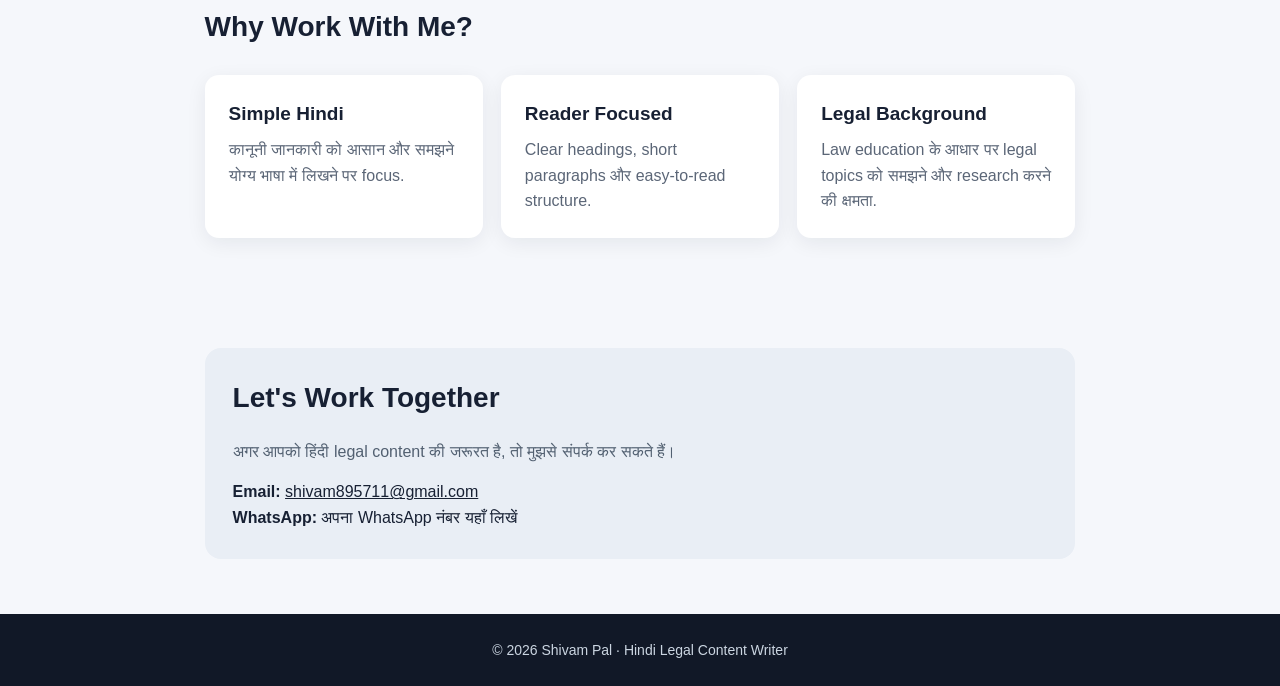
<file: index-3.html>
<!DOCTYPE html>
<html lang="hi">
<head>
  <meta charset="UTF-8">
  <meta name="viewport" content="width=device-width, initial-scale=1.0">
  <title>Shivam Pal | Hindi Legal Content Writer</title>
  <meta name="description" content="Shivam Pal - Hindi Legal Content Writer. सरल, स्पष्ट और शोध-आधारित हिंदी कानूनी content.">
  <style>
    *{box-sizing:border-box;margin:0;padding:0}
    body{font-family:Arial,Helvetica,sans-serif;background:#f5f7fb;color:#172033;line-height:1.6}
    .nav{background:#111827;color:#fff;padding:18px 7%;display:flex;justify-content:space-between;align-items:center}
    .nav strong{font-size:21px}.nav span{color:#cbd5e1;font-size:14px}
    .hero{padding:70px 7%;background:linear-gradient(135deg,#111827,#26364f);color:#fff}
    .hero h1{font-size:42px;line-height:1.15;margin:10px 0 16px}.hero p{max-width:680px;color:#dbe4f0;font-size:18px}
    .btn{display:inline-block;margin-top:25px;padding:12px 20px;border-radius:8px;background:#fff;color:#111827;text-decoration:none;font-weight:bold;margin-right:8px}
    .btn.dark{background:#334155;color:#fff}
    section{max-width:1050px;margin:auto;padding:55px 7%}
    h2{font-size:28px;margin-bottom:18px}.intro{color:#526071}
    .grid{display:grid;grid-template-columns:repeat(auto-fit,minmax(220px,1fr));gap:18px;margin-top:25px}
    .card{background:#fff;padding:24px;border-radius:14px;box-shadow:0 5px 20px rgba(15,23,42,.07)}
    .card h3{margin-bottom:8px;font-size:19px}.card p{color:#5b6677}
    .sample{border-left:4px solid #334155;padding:20px;background:#fff;border-radius:10px;margin-top:20px}
    .contact{background:#e9eef5;border-radius:16px;padding:28px}
    footer{text-align:center;padding:25px;background:#111827;color:#cbd5e1;font-size:14px}
    a{color:inherit}
    @media(max-width:600px){.hero h1{font-size:33px}.hero{padding-top:50px}.nav{padding:15px 5%}}
  </style>
</head>
<body>

  <nav class="nav">
    <strong>Shivam Pal</strong>
    <span>Hindi Legal Content Writer</span>
  </nav>

  <header class="hero">
    <p>HELLO, I'M SHIVAM PAL</p>
    <h1>Hindi Legal Content Writer</h1>
    <p>
      सरल, स्पष्ट और reader-friendly हिंदी में कानूनी विषयों पर content लिखने में रुचि।
      मेरा लक्ष्य complex legal information को आसान भाषा में प्रस्तुत करना है।
    </p>
    <a class="btn" href="#work">View My Work</a>
    <a class="btn dark" href="#contact">Contact Me</a>
  </header>

  <section>
    <h2>About Me</h2>
    <p class="intro">
      मैं Shivam Pal हूँ। Law background के साथ हिंदी legal content writing पर काम कर रहा हूँ।
      मैं legal topics, explainers, educational articles और social-media content को
      सरल हिंदी में तैयार करने पर focus करता हूँ।
    </p>
  </section>

  <section>
    <h2>What I Can Write</h2>
    <div class="grid">
      <div class="card"><h3>⚖️ Legal Articles</h3><p>कानूनी विषयों पर आसान और structured हिंदी articles.</p></div>
      <div class="card"><h3>📚 Legal Explainers</h3><p>कठिन legal concepts को सामान्य भाषा में समझाने वाला content.</p></div>
      <div class="card"><h3>📱 Social Media Content</h3><p>Law-related Instagram, Facebook और LinkedIn posts के लिए content.</p></div>
      <div class="card"><h3>📝 Website Content</h3><p>Legal websites के लिए informative pages और educational content.</p></div>
    </div>
  </section>

  <section id="work">
    <h2>Portfolio Sample</h2>
    <div class="sample">
      <h3>Sample Topic: FIR क्या है?</h3>
      <p>
        FIR यानी First Information Report किसी संज्ञेय अपराध की सूचना पुलिस के पास
        दर्ज होने वाली प्रारंभिक रिपोर्ट है। यह आपराधिक प्रक्रिया में एक महत्वपूर्ण
        दस्तावेज होता है। किसी मामले में FIR की भूमिका और उसके बाद की प्रक्रिया को
        समझना आम व्यक्ति के लिए उपयोगी हो सकता है।
      </p>
      <p style="margin-top:10px;color:#667085">
        यह केवल portfolio writing sample है और कानूनी सलाह नहीं है।
      </p>
    </div>
  </section>

  <section>
    <h2>Why Work With Me?</h2>
    <div class="grid">
      <div class="card"><h3>Simple Hindi</h3><p>कानूनी जानकारी को आसान और समझने योग्य भाषा में लिखने पर focus.</p></div>
      <div class="card"><h3>Reader Focused</h3><p>Clear headings, short paragraphs और easy-to-read structure.</p></div>
      <div class="card"><h3>Legal Background</h3><p>Law education के आधार पर legal topics को समझने और research करने की क्षमता.</p></div>
    </div>
  </section>

  <section id="contact">
    <div class="contact">
      <h2>Let's Work Together</h2>
      <p class="intro">अगर आपको हिंदी legal content की जरूरत है, तो मुझसे संपर्क कर सकते हैं।</p>
      <p style="margin-top:15px"><strong>Email:</strong> <a href="mailto:shivam895711@gmail.com">shivam895711@gmail.com</a></p>
      <p><strong>WhatsApp:</strong> अपना WhatsApp नंबर यहाँ लिखें</p>
    </div>
  </section>

  <footer>
    © 2026 Shivam Pal · Hindi Legal Content Writer
  </footer>

</body>
</html>
</file>
